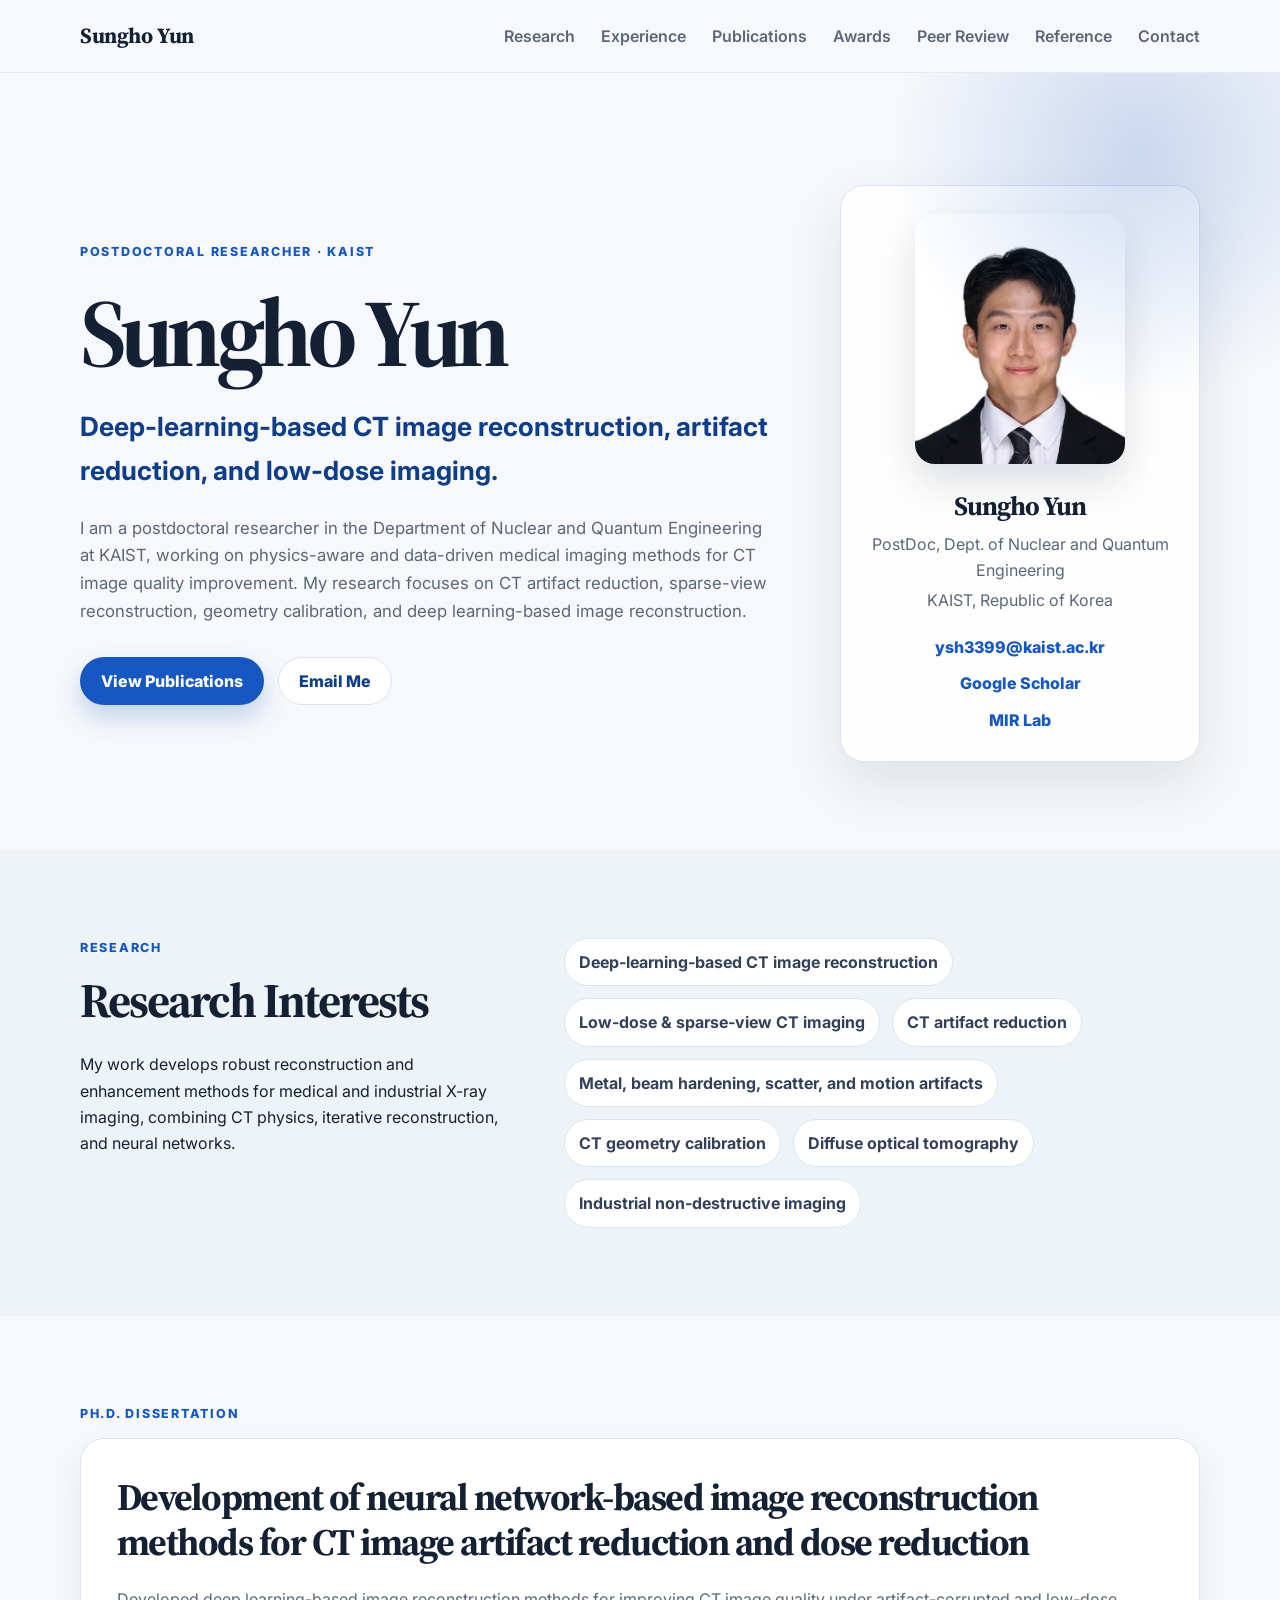
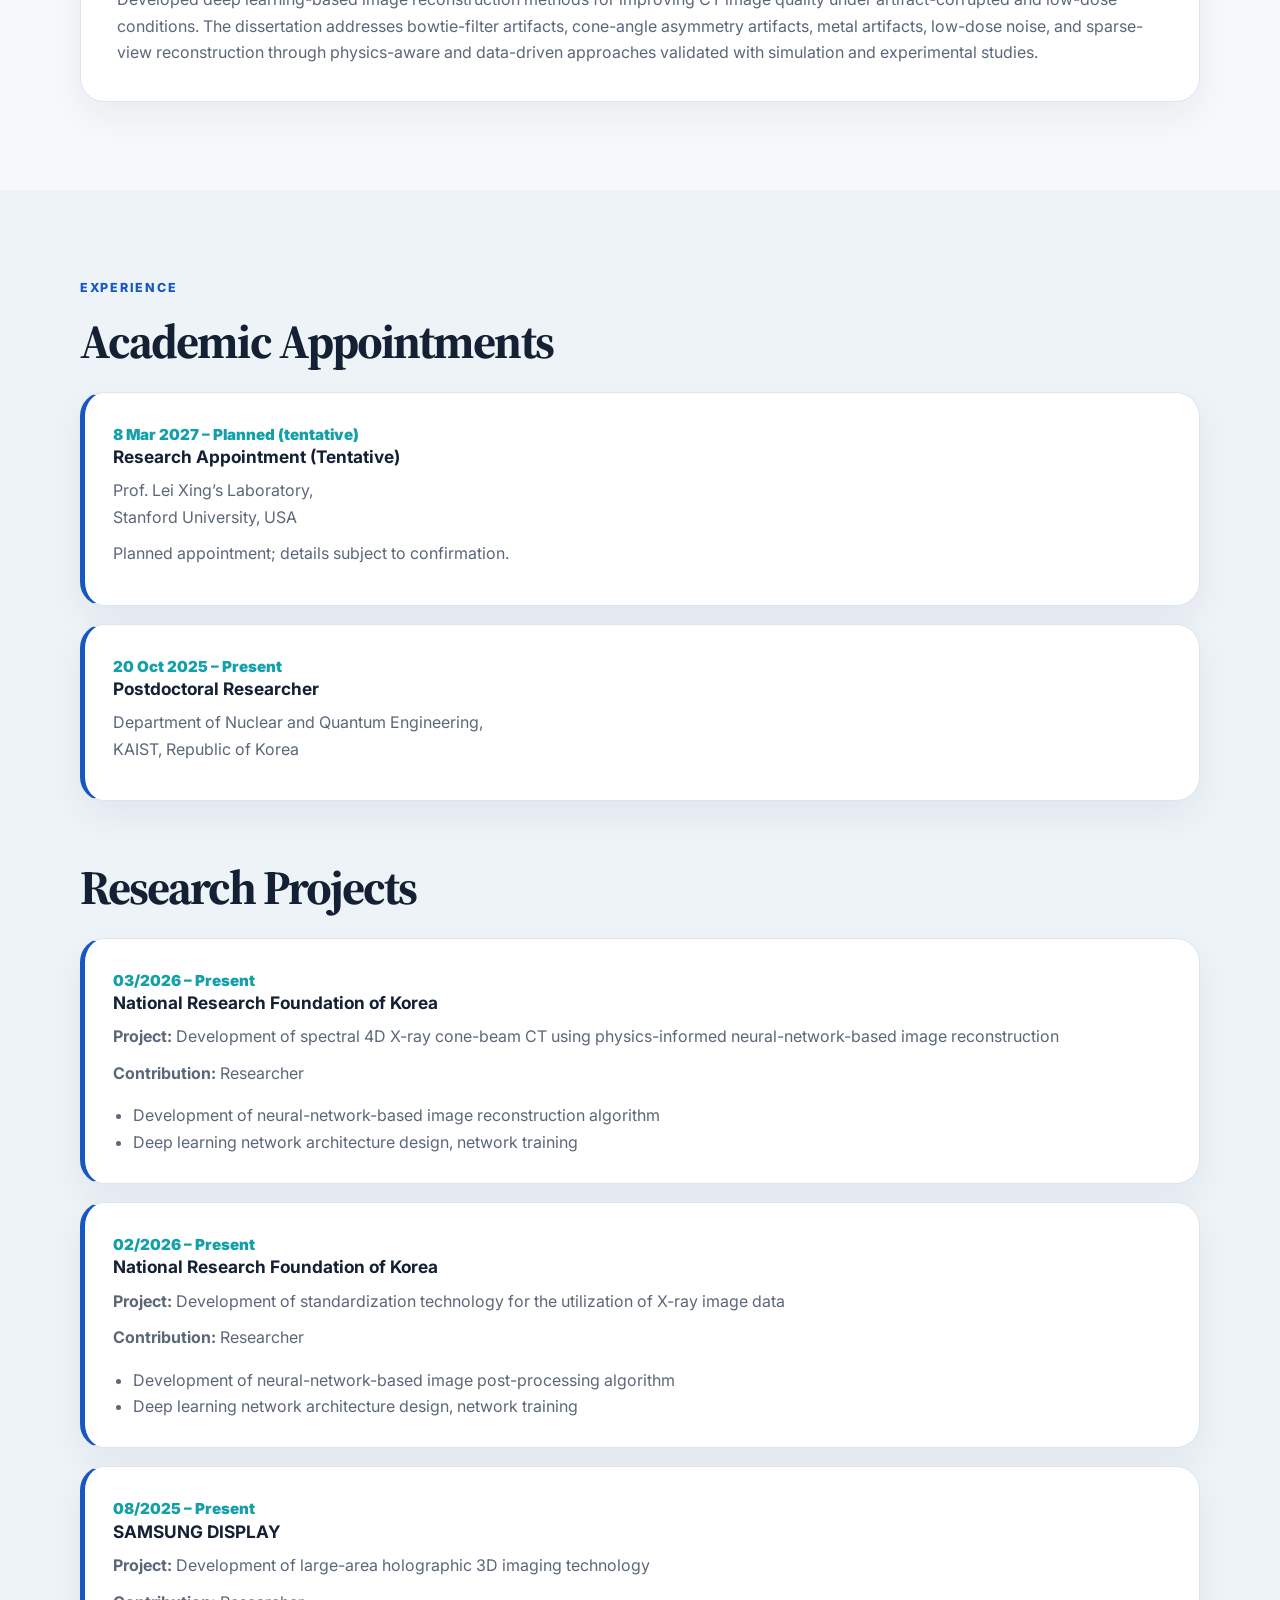
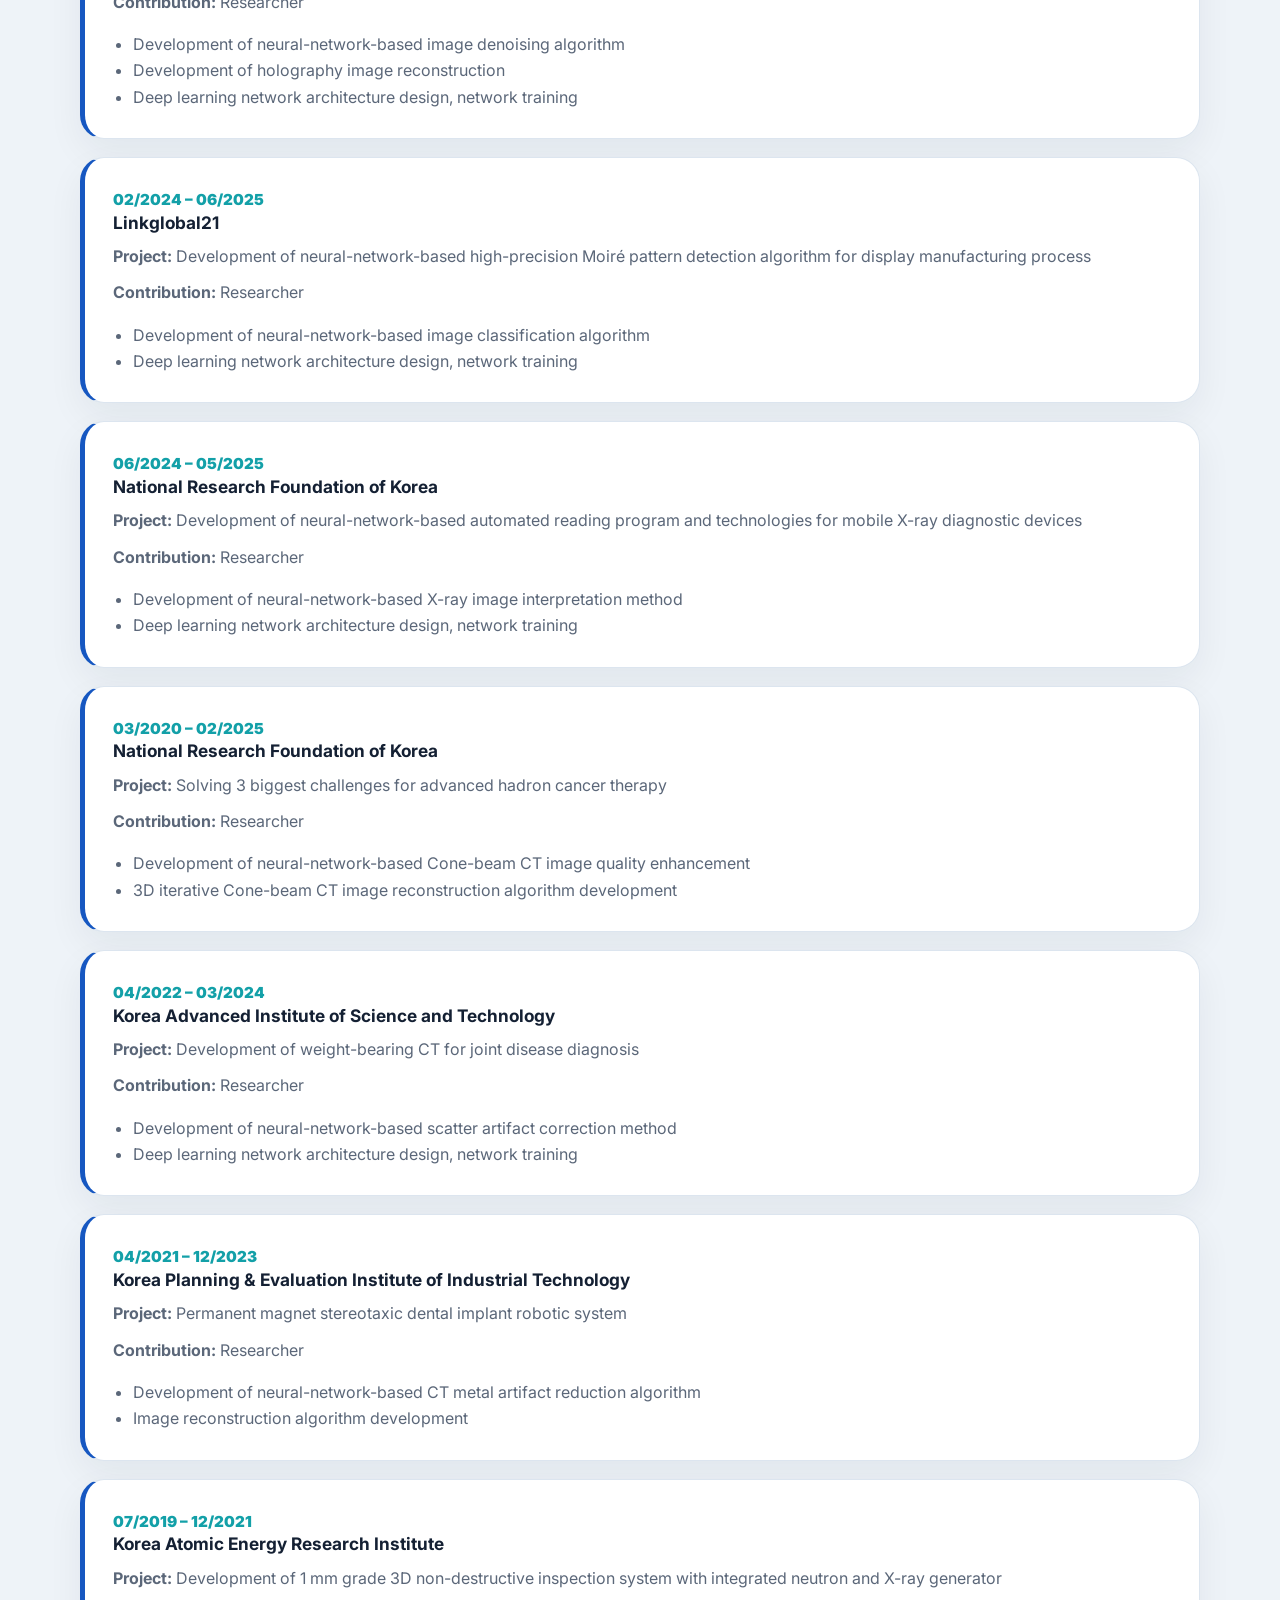
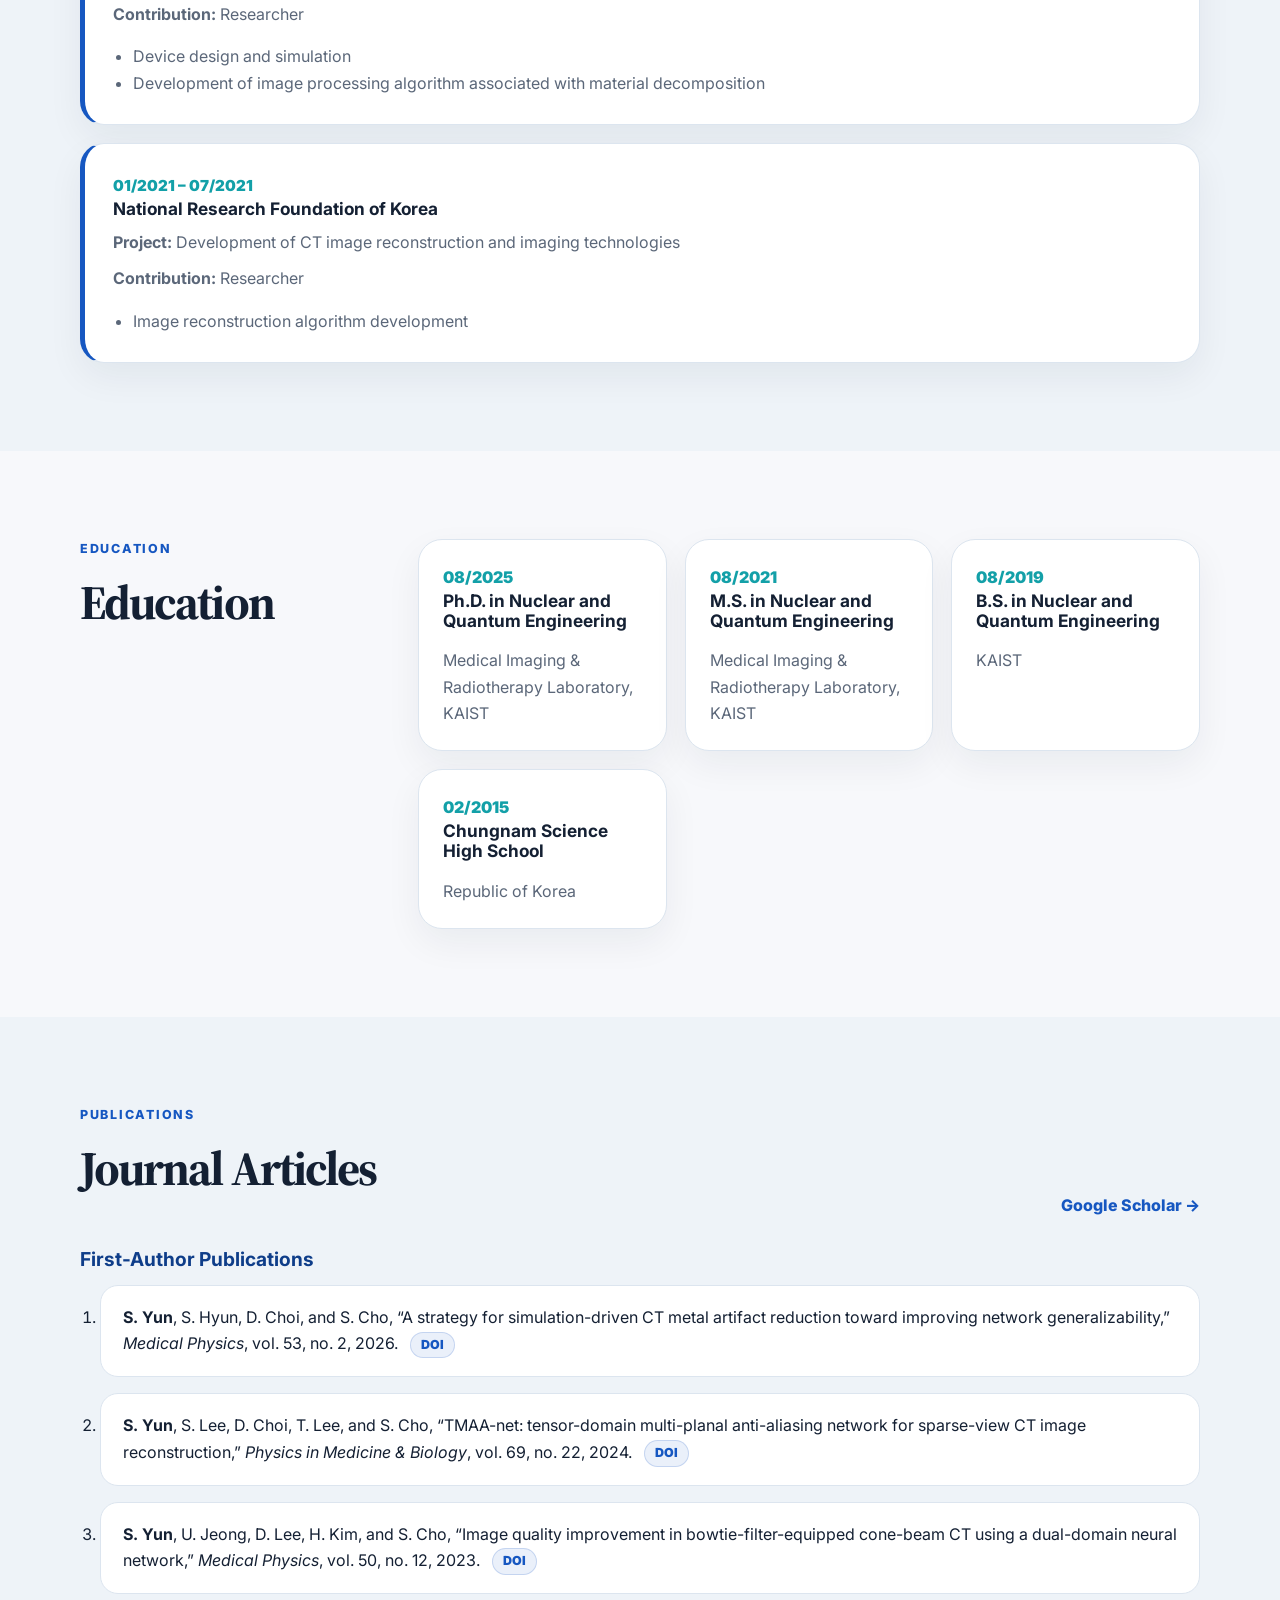
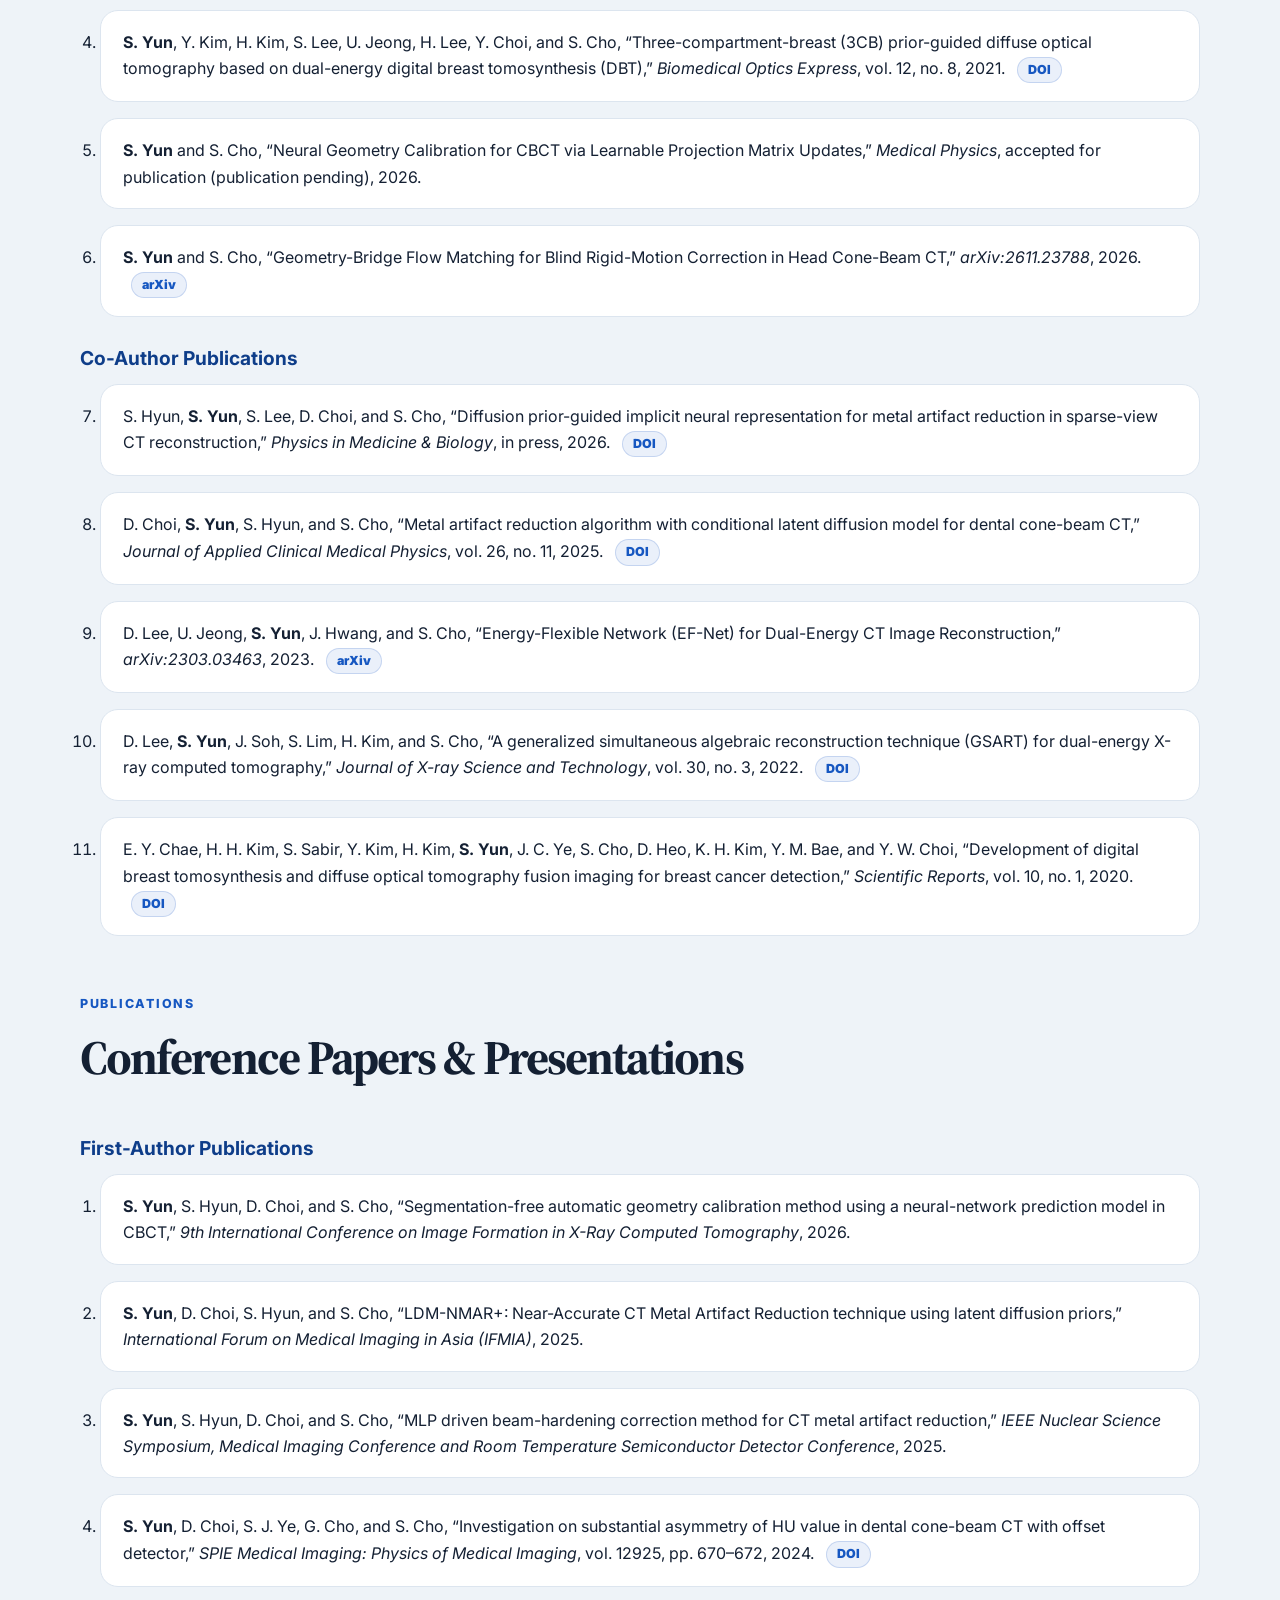
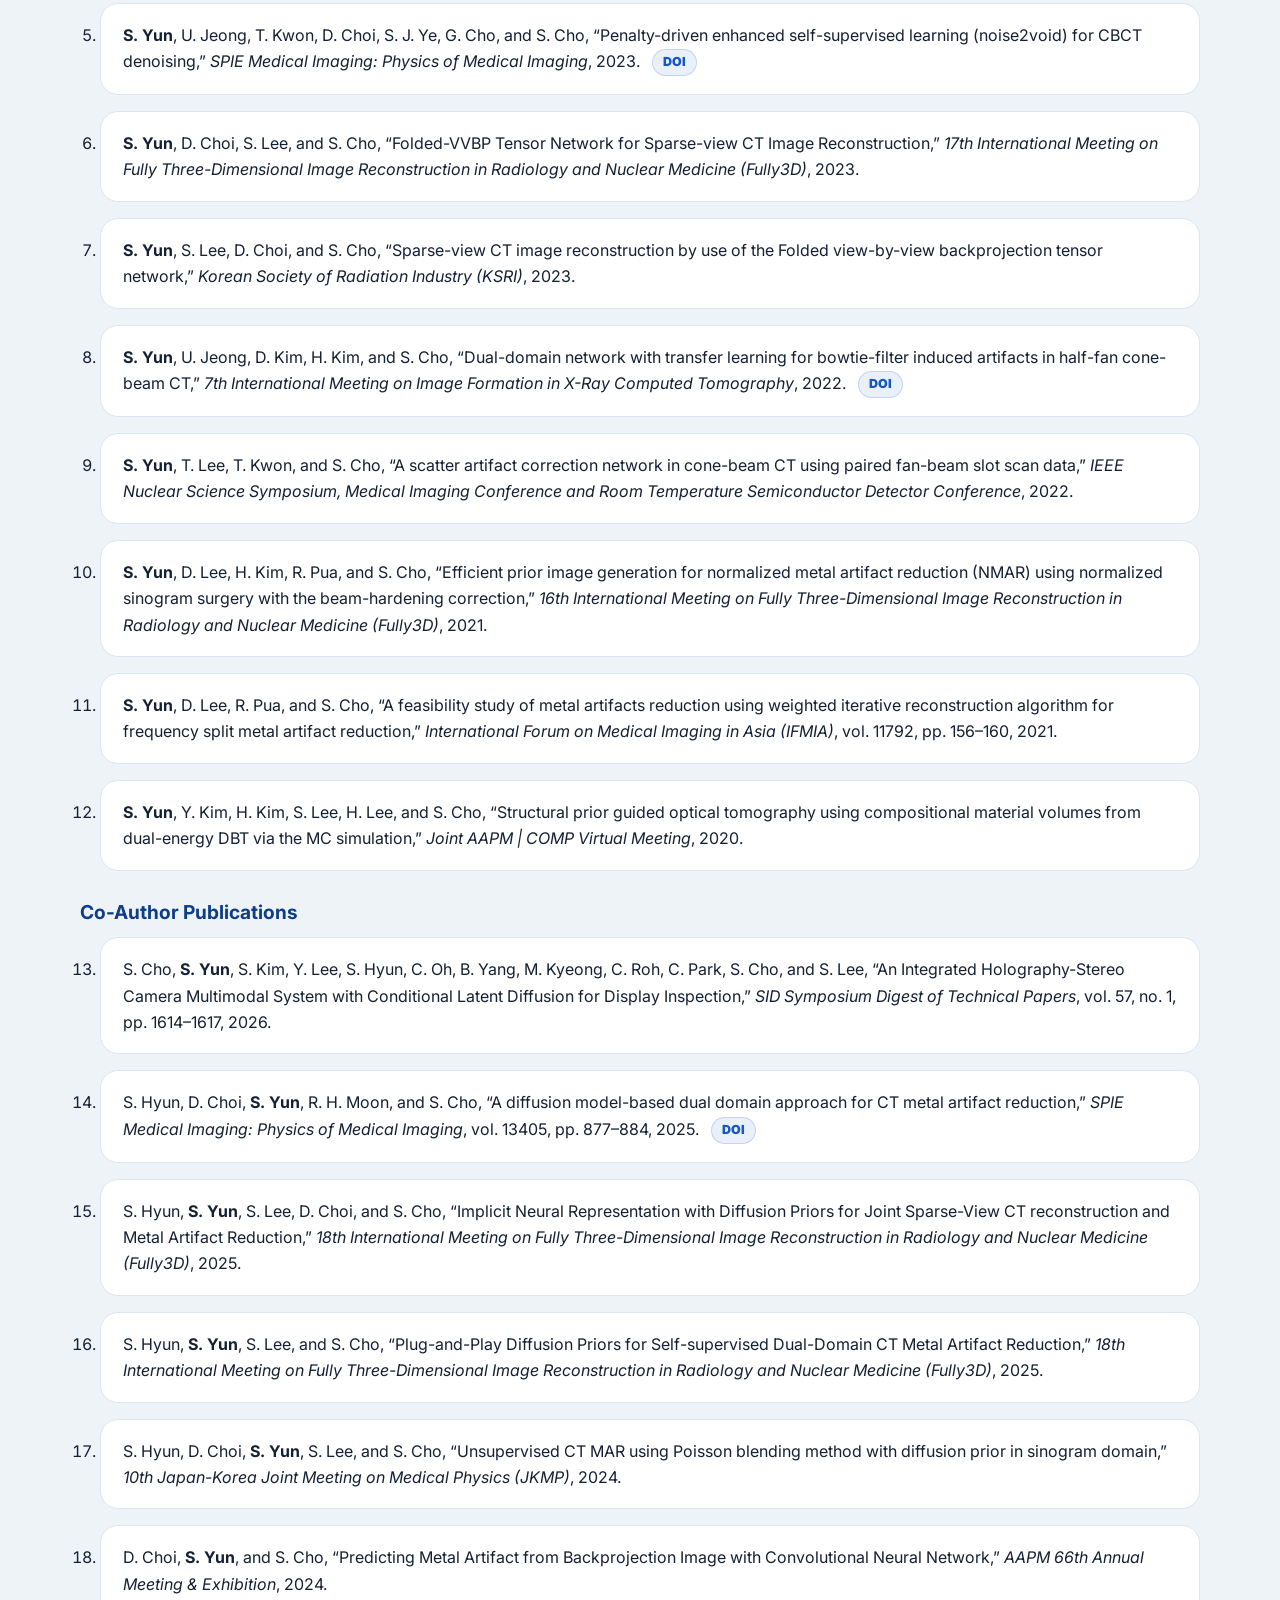
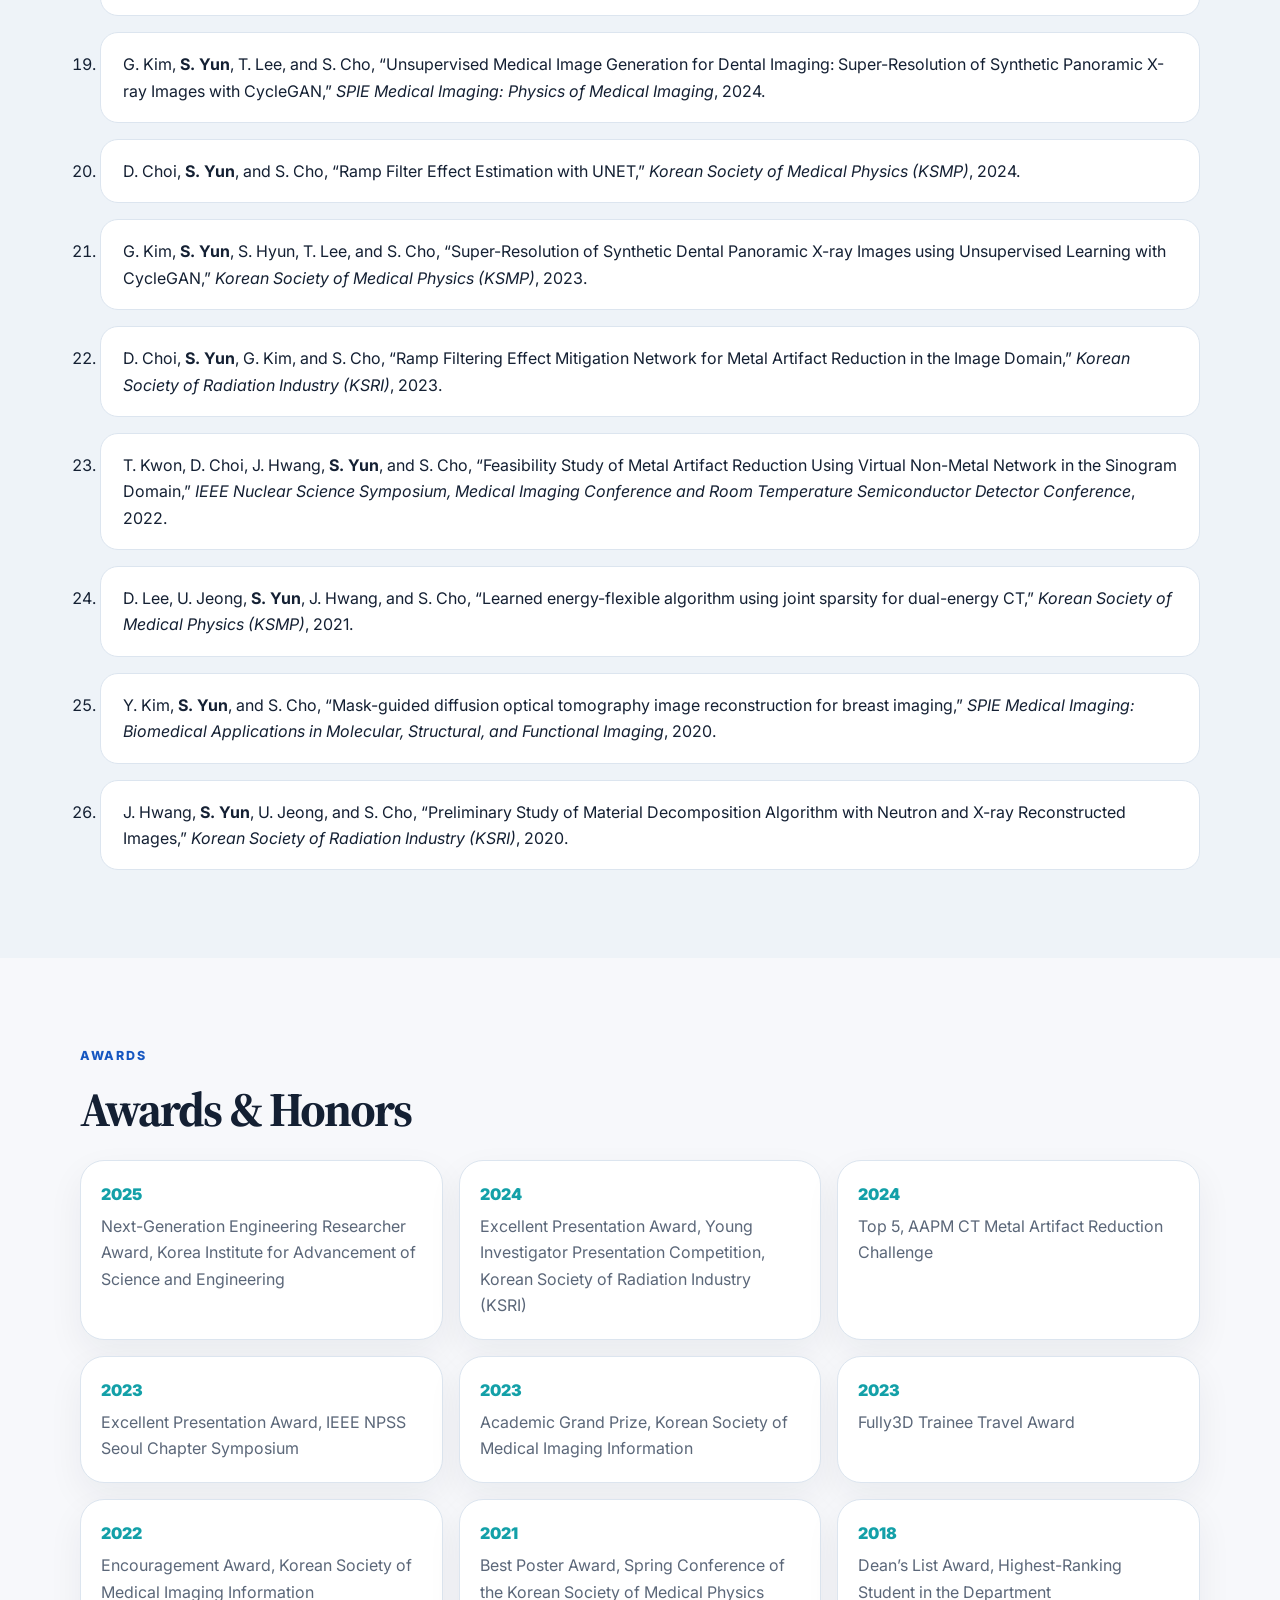
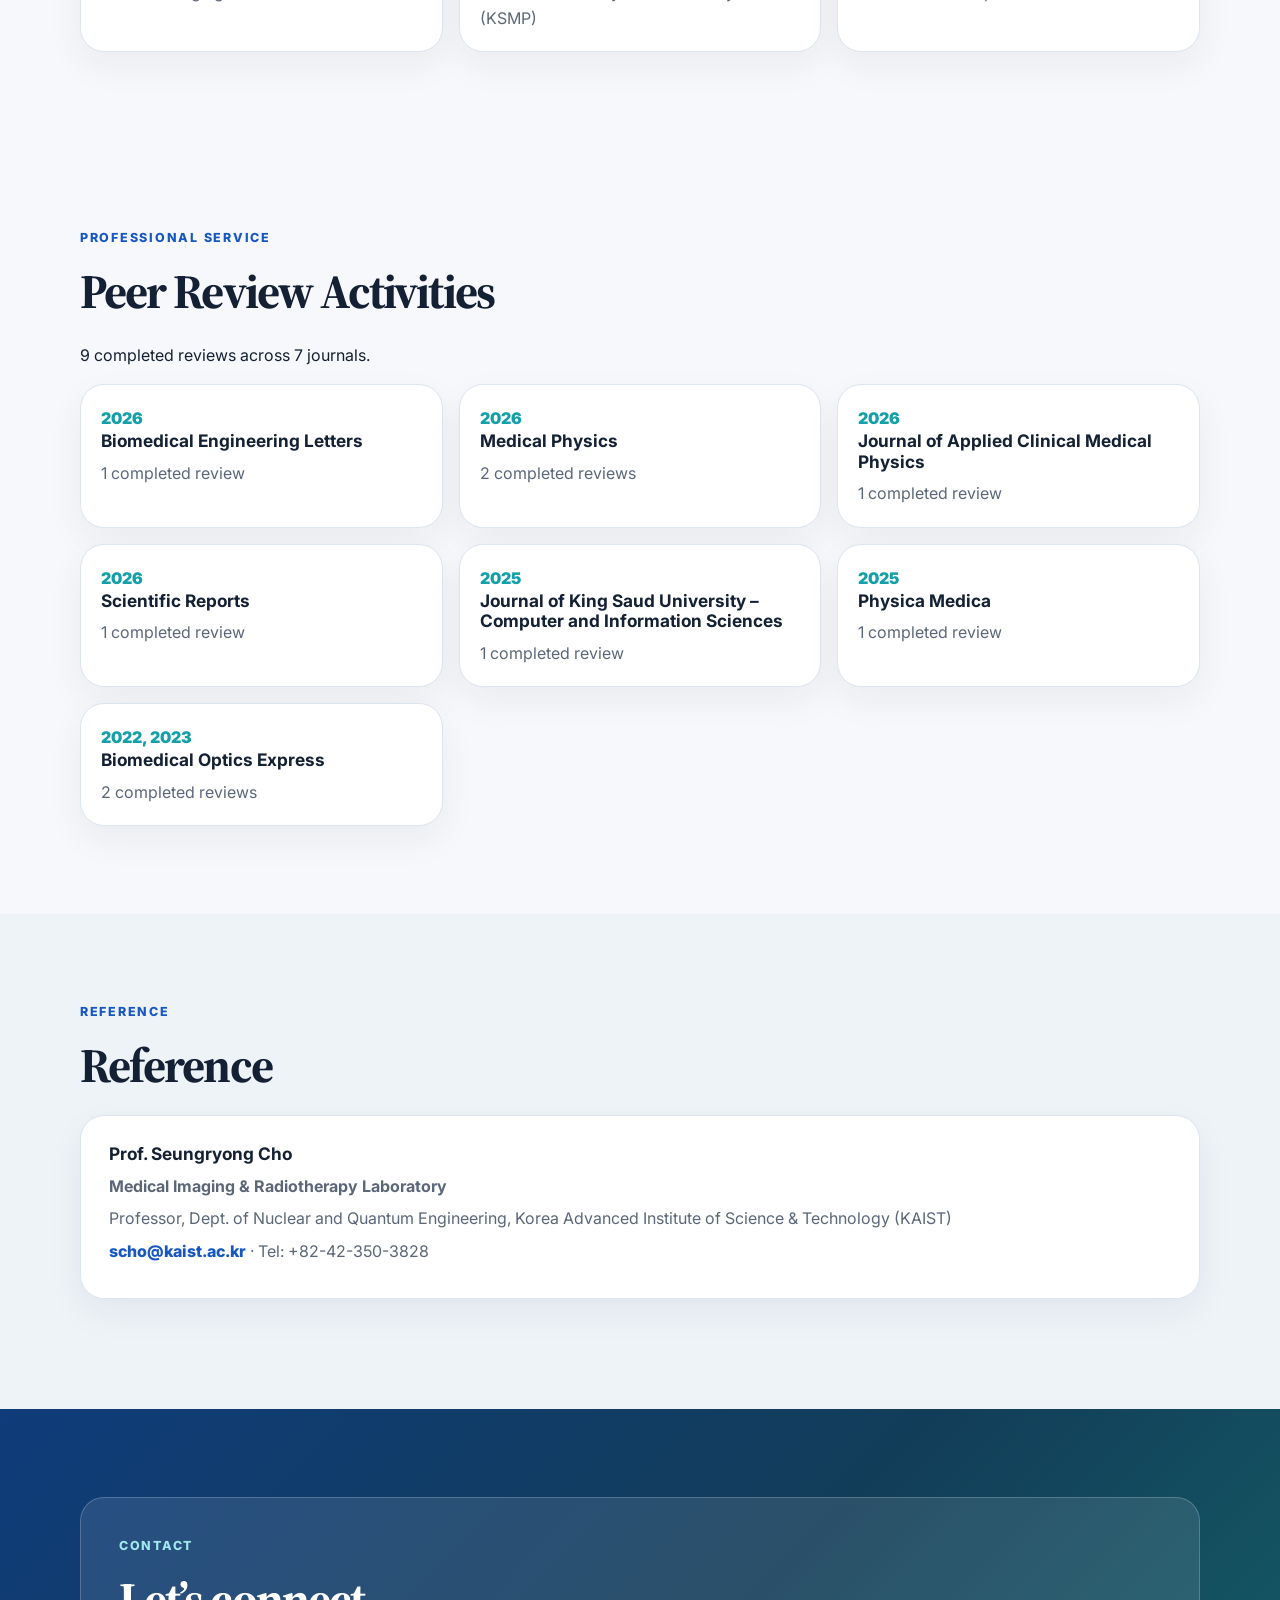
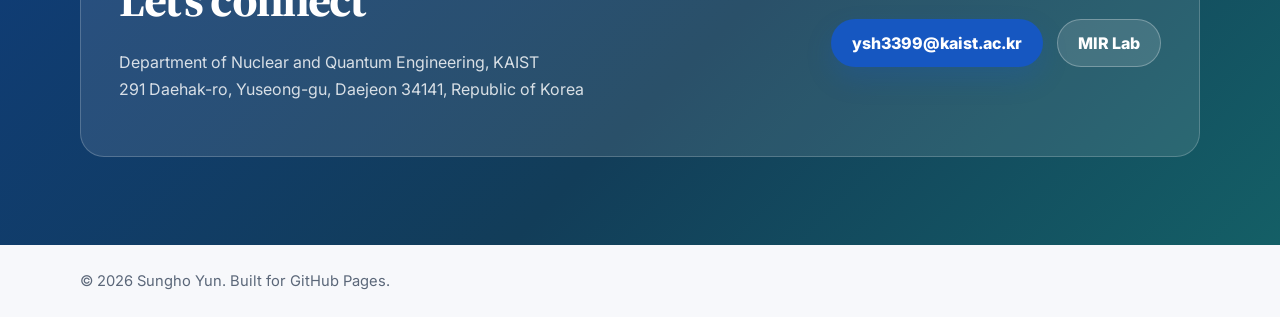
<file: index.html>
<!DOCTYPE html>
<html lang="en">
<head>
  <meta charset="UTF-8" />
  <meta name="viewport" content="width=device-width, initial-scale=1.0" />
  <meta name="description" content="Sungho Yun — Postdoctoral researcher in Deep-learning-based CT image reconstruction, artifact reduction, and low-dose CT imaging at KAIST." />
  <title>Sungho Yun | Medical Imaging & CT Reconstruction</title>
  <link rel="preconnect" href="https://fonts.googleapis.com">
  <link rel="preconnect" href="https://fonts.gstatic.com" crossorigin>
  <link href="https://fonts.googleapis.com/css2?family=Inter:wght@400;500;600;700;800&family=Source+Serif+4:wght@600;700&display=swap" rel="stylesheet">
  <link rel="stylesheet" href="style.css?v=ref-final" />
</head>
<body>
  <header class="site-header">
    <nav class="nav container" aria-label="Main navigation">
      <a class="brand" href="#top">Sungho Yun</a>
      <button class="nav-toggle" aria-label="Toggle navigation" aria-expanded="false">☰</button>
      <div class="nav-links">
        <a href="#research">Research</a>
        <a href="#experience">Experience</a>
        <a href="#publications">Publications</a>
        <a href="#awards">Awards</a>
        <a href="#peer-review">Peer Review</a>
        <a href="#reference">Reference</a>
        <a href="#contact">Contact</a>
      </div>
    </nav>
  </header>

  <main id="top">
    <section class="hero section">
      <div class="container hero-grid">
        <div class="hero-copy">
          <p class="eyebrow">Postdoctoral Researcher · KAIST</p>
          <h1>Sungho Yun</h1>
          <p class="subtitle">Deep-learning-based CT image reconstruction, artifact reduction, and low-dose imaging.</p>
          <p class="hero-text">
            I am a postdoctoral researcher in the Department of Nuclear and Quantum Engineering at KAIST,
            working on physics-aware and data-driven medical imaging methods for CT image quality improvement.
            My research focuses on CT artifact reduction, sparse-view reconstruction, geometry calibration,
            and deep learning-based image reconstruction.
          </p>
          <div class="hero-actions">
            <a class="button primary" href="#publications">View Publications</a>
            <a class="button secondary" href="mailto:ysh3399@kaist.ac.kr">Email Me</a>
          </div>
        </div>
        <aside class="profile-card" aria-label="Profile summary">
          <img src="assets/sungho-yun.jpg" alt="Portrait of Sungho Yun" />
          <h2>Sungho Yun</h2>
          <p>PostDoc, Dept. of Nuclear and Quantum Engineering</p>
          <p>KAIST, Republic of Korea</p>
          <div class="profile-links">
            <a href="mailto:ysh3399@kaist.ac.kr">ysh3399@kaist.ac.kr</a>
            <a href="https://scholar.google.com/citations?user=57SCuisAAAAJ&hl=ko" target="_blank" rel="noopener">Google Scholar</a>
            <a href="https://mirlab.kaist.ac.kr" target="_blank" rel="noopener">MIR Lab</a>
          </div>
        </aside>
      </div>
    </section>

    <section id="research" class="section muted">
      <div class="container two-column">
        <div>
          <p class="eyebrow">Research</p>
          <h2>Research Interests</h2>
          <p>
            My work develops robust reconstruction and enhancement methods for medical and industrial X-ray imaging,
            combining CT physics, iterative reconstruction, and neural networks.
          </p>
        </div>
        <div class="pill-grid">
          <span>Deep-learning-based CT image reconstruction</span>
          <span>Low-dose &amp; sparse-view CT imaging</span>
          <span>CT artifact reduction</span>
          <span>Metal, beam hardening, scatter, and motion artifacts</span>
          <span>CT geometry calibration</span>
          <span>Diffuse optical tomography</span>
          <span>Industrial non-destructive imaging</span>
        </div>
      </div>
    </section>

    <section class="section">
      <div class="container">
        <p class="eyebrow">Ph.D. Dissertation</p>
        <div class="feature-card">
          <h2>Development of neural network-based image reconstruction methods for CT image artifact reduction and dose reduction</h2>
          <p>
            Developed deep learning-based image reconstruction methods for improving CT image quality under
            artifact-corrupted and low-dose conditions. The dissertation addresses bowtie-filter artifacts,
            cone-angle asymmetry artifacts, metal artifacts, low-dose noise, and sparse-view reconstruction through
            physics-aware and data-driven approaches validated with simulation and experimental studies.
          </p>
        </div>
      </div>
    </section>

    <section id="experience" class="section muted">
      <div class="container">
        <p class="eyebrow">Experience</p>
        <h2>Academic Appointments</h2>
        <div class="timeline">
          <article>
            <span class="date"><time datetime="2027-03-08">8 Mar 2027</time> – Planned (tentative)</span>
            <h3>Research Appointment (Tentative)</h3>
            <p>Prof. Lei Xing’s Laboratory,<br>Stanford University, USA</p>
            <p>Planned appointment; details subject to confirmation.</p>
          </article>
          <article>
            <span class="date"><time datetime="2025-10-20">20 Oct 2025</time> – Present</span>
            <h3>Postdoctoral Researcher</h3>
            <p>Department of Nuclear and Quantum Engineering,<br>KAIST, Republic of Korea</p>
          </article>
        </div>
        <h2 class="publication-heading-spaced">Research Projects</h2>
        <div class="timeline">
          <article>
            <span class="date">03/2026 – Present</span>
            <h3>National Research Foundation of Korea</h3>
            <p><strong>Project:</strong> Development of spectral 4D X-ray cone-beam CT using physics-informed neural-network-based image reconstruction</p>
            <p><strong>Contribution:</strong> Researcher</p>
            <ul>
              <li>Development of neural-network-based image reconstruction algorithm</li>
              <li>Deep learning network architecture design, network training</li>
            </ul>
          </article>
          <article>
            <span class="date">02/2026 – Present</span>
            <h3>National Research Foundation of Korea</h3>
            <p><strong>Project:</strong> Development of standardization technology for the utilization of X-ray image data</p>
            <p><strong>Contribution:</strong> Researcher</p>
            <ul>
              <li>Development of neural-network-based image post-processing algorithm</li>
              <li>Deep learning network architecture design, network training</li>
            </ul>
          </article>
          <article>
            <span class="date">08/2025 – Present</span>
            <h3>SAMSUNG DISPLAY</h3>
            <p><strong>Project:</strong> Development of large-area holographic 3D imaging technology</p>
            <p><strong>Contribution:</strong> Researcher</p>
            <ul>
              <li>Development of neural-network-based image denoising algorithm</li>
              <li>Development of holography image reconstruction</li>
              <li>Deep learning network architecture design, network training</li>
            </ul>
          </article>
          <article>
            <span class="date">02/2024 – 06/2025</span>
            <h3>Linkglobal21</h3>
            <p><strong>Project:</strong> Development of neural-network-based high-precision Moiré pattern detection algorithm for display manufacturing process</p>
            <p><strong>Contribution:</strong> Researcher</p>
            <ul>
              <li>Development of neural-network-based image classification algorithm</li>
              <li>Deep learning network architecture design, network training</li>
            </ul>
          </article>
          <article>
            <span class="date">06/2024 – 05/2025</span>
            <h3>National Research Foundation of Korea</h3>
            <p><strong>Project:</strong> Development of neural-network-based automated reading program and technologies for mobile X-ray diagnostic devices</p>
            <p><strong>Contribution:</strong> Researcher</p>
            <ul>
              <li>Development of neural-network-based X-ray image interpretation method</li>
              <li>Deep learning network architecture design, network training</li>
            </ul>
          </article>
          <article>
            <span class="date">03/2020 – 02/2025</span>
            <h3>National Research Foundation of Korea</h3>
            <p><strong>Project:</strong> Solving 3 biggest challenges for advanced hadron cancer therapy</p>
            <p><strong>Contribution:</strong> Researcher</p>
            <ul>
              <li>Development of neural-network-based Cone-beam CT image quality enhancement</li>
              <li>3D iterative Cone-beam CT image reconstruction algorithm development</li>
            </ul>
          </article>
          <article>
            <span class="date">04/2022 – 03/2024</span>
            <h3>Korea Advanced Institute of Science and Technology</h3>
            <p><strong>Project:</strong> Development of weight-bearing CT for joint disease diagnosis</p>
            <p><strong>Contribution:</strong> Researcher</p>
            <ul>
              <li>Development of neural-network-based scatter artifact correction method</li>
              <li>Deep learning network architecture design, network training</li>
            </ul>
          </article>
          <article>
            <span class="date">04/2021 – 12/2023</span>
            <h3>Korea Planning &amp; Evaluation Institute of Industrial Technology</h3>
            <p><strong>Project:</strong> Permanent magnet stereotaxic dental implant robotic system</p>
            <p><strong>Contribution:</strong> Researcher</p>
            <ul>
              <li>Development of neural-network-based CT metal artifact reduction algorithm</li>
              <li>Image reconstruction algorithm development</li>
            </ul>
          </article>
          <article>
            <span class="date">07/2019 – 12/2021</span>
            <h3>Korea Atomic Energy Research Institute</h3>
            <p><strong>Project:</strong> Development of 1 mm grade 3D non-destructive inspection system with integrated neutron and X-ray generator</p>
            <p><strong>Contribution:</strong> Researcher</p>
            <ul>
              <li>Device design and simulation</li>
              <li>Development of image processing algorithm associated with material decomposition</li>
            </ul>
          </article>
          <article>
            <span class="date">01/2021 – 07/2021</span>
            <h3>National Research Foundation of Korea</h3>
            <p><strong>Project:</strong> Development of CT image reconstruction and imaging technologies</p>
            <p><strong>Contribution:</strong> Researcher</p>
            <ul>
              <li>Image reconstruction algorithm development</li>
            </ul>
          </article>
        </div>
      </div>
    </section>

    <section class="section">
      <div class="container education-grid">
        <div>
          <p class="eyebrow">Education</p>
          <h2>Education</h2>
        </div>
        <div class="cards">
          <article class="small-card">
            <span>08/2025</span>
            <h3>Ph.D. in Nuclear and Quantum Engineering</h3>
            <p>Medical Imaging &amp; Radiotherapy Laboratory, KAIST</p>
          </article>
          <article class="small-card">
            <span>08/2021</span>
            <h3>M.S. in Nuclear and Quantum Engineering</h3>
            <p>Medical Imaging &amp; Radiotherapy Laboratory, KAIST</p>
          </article>
          <article class="small-card">
            <span>08/2019</span>
            <h3>B.S. in Nuclear and Quantum Engineering</h3>
            <p>KAIST</p>
          </article>
          <article class="small-card">
            <span>02/2015</span>
            <h3>Chungnam Science High School</h3>
            <p>Republic of Korea</p>
          </article>
        </div>
      </div>
    </section>

    <section id="publications" class="section muted">
      <div class="container">
        <div class="section-heading">
          <div>
            <p class="eyebrow">Publications</p>
            <h2>Journal Articles</h2>
          </div>
          <a class="text-link" href="https://scholar.google.com/citations?user=57SCuisAAAAJ&hl=ko" target="_blank" rel="noopener">Google Scholar →</a>
        </div>

        <h3 class="subsection-title">First-Author Publications</h3>
        <ol class="publication-list">
          <li><strong>S. Yun</strong>, S. Hyun, D. Choi, and S. Cho, “A strategy for simulation-driven CT metal artifact reduction toward improving network generalizability,” <em>Medical Physics</em>, vol. 53, no. 2, 2026. <a class="doi-link" href="https://doi.org/10.1002/mp.70336" target="_blank" rel="noopener">DOI</a></li>
          <li><strong>S. Yun</strong>, S. Lee, D. Choi, T. Lee, and S. Cho, “TMAA-net: tensor-domain multi-planal anti-aliasing network for sparse-view CT image reconstruction,” <em>Physics in Medicine &amp; Biology</em>, vol. 69, no. 22, 2024. <a class="doi-link" href="https://doi.org/10.1088/1361-6560/ad8da2" target="_blank" rel="noopener">DOI</a></li>
          <li><strong>S. Yun</strong>, U. Jeong, D. Lee, H. Kim, and S. Cho, “Image quality improvement in bowtie-filter-equipped cone-beam CT using a dual-domain neural network,” <em>Medical Physics</em>, vol. 50, no. 12, 2023. <a class="doi-link" href="https://doi.org/10.1002/mp.16693" target="_blank" rel="noopener">DOI</a></li>
          <li><strong>S. Yun</strong>, Y. Kim, H. Kim, S. Lee, U. Jeong, H. Lee, Y. Choi, and S. Cho, “Three-compartment-breast (3CB) prior-guided diffuse optical tomography based on dual-energy digital breast tomosynthesis (DBT),” <em>Biomedical Optics Express</em>, vol. 12, no. 8, 2021. <a class="doi-link" href="https://doi.org/10.1364/BOE.431244" target="_blank" rel="noopener">DOI</a></li>
          <li><strong>S. Yun</strong> and S. Cho, “Neural Geometry Calibration for CBCT via Learnable Projection Matrix Updates,” <em>Medical Physics</em>, accepted for publication (publication pending), 2026.</li>
          <li><strong>S. Yun</strong> and S. Cho, “Geometry-Bridge Flow Matching for Blind Rigid-Motion Correction in Head Cone-Beam CT,” <em>arXiv:2611.23788</em>, 2026. <a class="doi-link" href="https://arxiv.org/abs/2611.23788" target="_blank" rel="noopener">arXiv</a></li>
        </ol>

        <h3 class="subsection-title">Co-Author Publications</h3>
        <ol class="publication-list" start="7">
          <li>S. Hyun, <strong>S. Yun</strong>, S. Lee, D. Choi, and S. Cho, “Diffusion prior-guided implicit neural representation for metal artifact reduction in sparse-view CT reconstruction,” <em>Physics in Medicine &amp; Biology</em>, in press, 2026. <a class="doi-link" href="https://doi.org/10.1088/1361-6560/ae6a5a" target="_blank" rel="noopener">DOI</a></li>
          <li>D. Choi, <strong>S. Yun</strong>, S. Hyun, and S. Cho, “Metal artifact reduction algorithm with conditional latent diffusion model for dental cone-beam CT,” <em>Journal of Applied Clinical Medical Physics</em>, vol. 26, no. 11, 2025. <a class="doi-link" href="https://doi.org/10.1002/acm2.70317" target="_blank" rel="noopener">DOI</a></li>
          <li>D. Lee, U. Jeong, <strong>S. Yun</strong>, J. Hwang, and S. Cho, “Energy-Flexible Network (EF-Net) for Dual-Energy CT Image Reconstruction,” <em>arXiv:2303.03463</em>, 2023. <a class="doi-link" href="https://arxiv.org/abs/2303.03463" target="_blank" rel="noopener">arXiv</a></li>
          <li>D. Lee, <strong>S. Yun</strong>, J. Soh, S. Lim, H. Kim, and S. Cho, “A generalized simultaneous algebraic reconstruction technique (GSART) for dual-energy X-ray computed tomography,” <em>Journal of X-ray Science and Technology</em>, vol. 30, no. 3, 2022. <a class="doi-link" href="https://journals.sagepub.com/doi/full/10.3233/XST-211054" target="_blank" rel="noopener">DOI</a></li>
          <li>E. Y. Chae, H. H. Kim, S. Sabir, Y. Kim, H. Kim, <strong>S. Yun</strong>, J. C. Ye, S. Cho, D. Heo, K. H. Kim, Y. M. Bae, and Y. W. Choi, “Development of digital breast tomosynthesis and diffuse optical tomography fusion imaging for breast cancer detection,” <em>Scientific Reports</em>, vol. 10, no. 1, 2020. <a class="doi-link" href="https://doi.org/10.1038/s41598-020-70103-0" target="_blank" rel="noopener">DOI</a></li>
        </ol>

        <div class="section-heading publication-heading-spaced">
          <div>
            <p class="eyebrow">Publications</p>
            <h2>Conference Papers &amp; Presentations</h2>
          </div>
        </div>

        <h3 class="subsection-title">First-Author Publications</h3>
        <ol class="publication-list">
          <li><strong>S. Yun</strong>, S. Hyun, D. Choi, and S. Cho, “Segmentation-free automatic geometry calibration method using a neural-network prediction model in CBCT,” <em>9th International Conference on Image Formation in X-Ray Computed Tomography</em>, 2026.</li>
          <li><strong>S. Yun</strong>, D. Choi, S. Hyun, and S. Cho, “LDM-NMAR+: Near-Accurate CT Metal Artifact Reduction technique using latent diffusion priors,” <em>International Forum on Medical Imaging in Asia (IFMIA)</em>, 2025.</li>
          <li><strong>S. Yun</strong>, S. Hyun, D. Choi, and S. Cho, “MLP driven beam-hardening correction method for CT metal artifact reduction,” <em>IEEE Nuclear Science Symposium, Medical Imaging Conference and Room Temperature Semiconductor Detector Conference</em>, 2025.</li>
          <li><strong>S. Yun</strong>, D. Choi, S. J. Ye, G. Cho, and S. Cho, “Investigation on substantial asymmetry of HU value in dental cone-beam CT with offset detector,” <em>SPIE Medical Imaging: Physics of Medical Imaging</em>, vol. 12925, pp. 670–672, 2024. <a class="doi-link" href="https://doi.org/10.1117/12.3006338" target="_blank" rel="noopener">DOI</a></li>
          <li><strong>S. Yun</strong>, U. Jeong, T. Kwon, D. Choi, S. J. Ye, G. Cho, and S. Cho, “Penalty-driven enhanced self-supervised learning (noise2void) for CBCT denoising,” <em>SPIE Medical Imaging: Physics of Medical Imaging</em>, 2023. <a class="doi-link" href="https://doi.org/10.1117/12.2652826" target="_blank" rel="noopener">DOI</a></li>
          <li><strong>S. Yun</strong>, D. Choi, S. Lee, and S. Cho, “Folded-VVBP Tensor Network for Sparse-view CT Image Reconstruction,” <em>17th International Meeting on Fully Three-Dimensional Image Reconstruction in Radiology and Nuclear Medicine (Fully3D)</em>, 2023.</li>
          <li><strong>S. Yun</strong>, S. Lee, D. Choi, and S. Cho, “Sparse-view CT image reconstruction by use of the Folded view-by-view backprojection tensor network,” <em>Korean Society of Radiation Industry (KSRI)</em>, 2023.</li>
          <li><strong>S. Yun</strong>, U. Jeong, D. Kim, H. Kim, and S. Cho, “Dual-domain network with transfer learning for bowtie-filter induced artifacts in half-fan cone-beam CT,” <em>7th International Meeting on Image Formation in X-Ray Computed Tomography</em>, 2022. <a class="doi-link" href="https://doi.org/10.1117/12.2646923" target="_blank" rel="noopener">DOI</a></li>
          <li><strong>S. Yun</strong>, T. Lee, T. Kwon, and S. Cho, “A scatter artifact correction network in cone-beam CT using paired fan-beam slot scan data,” <em>IEEE Nuclear Science Symposium, Medical Imaging Conference and Room Temperature Semiconductor Detector Conference</em>, 2022.</li>
          <li><strong>S. Yun</strong>, D. Lee, H. Kim, R. Pua, and S. Cho, “Efficient prior image generation for normalized metal artifact reduction (NMAR) using normalized sinogram surgery with the beam-hardening correction,” <em>16th International Meeting on Fully Three-Dimensional Image Reconstruction in Radiology and Nuclear Medicine (Fully3D)</em>, 2021.</li>
          <li><strong>S. Yun</strong>, D. Lee, R. Pua, and S. Cho, “A feasibility study of metal artifacts reduction using weighted iterative reconstruction algorithm for frequency split metal artifact reduction,” <em>International Forum on Medical Imaging in Asia (IFMIA)</em>, vol. 11792, pp. 156–160, 2021.</li>
          <li><strong>S. Yun</strong>, Y. Kim, H. Kim, S. Lee, H. Lee, and S. Cho, “Structural prior guided optical tomography using compositional material volumes from dual-energy DBT via the MC simulation,” <em>Joint AAPM | COMP Virtual Meeting</em>, 2020.</li>
        </ol>

        <h3 class="subsection-title">Co-Author Publications</h3>
        <ol class="publication-list" start="13">
          <li>S. Cho, <strong>S. Yun</strong>, S. Kim, Y. Lee, S. Hyun, C. Oh, B. Yang, M. Kyeong, C. Roh, C. Park, S. Cho, and S. Lee, “An Integrated Holography-Stereo Camera Multimodal System with Conditional Latent Diffusion for Display Inspection,” <em>SID Symposium Digest of Technical Papers</em>, vol. 57, no. 1, pp. 1614–1617, 2026.</li>
          <li>S. Hyun, D. Choi, <strong>S. Yun</strong>, R. H. Moon, and S. Cho, “A diffusion model-based dual domain approach for CT metal artifact reduction,” <em>SPIE Medical Imaging: Physics of Medical Imaging</em>, vol. 13405, pp. 877–884, 2025. <a class="doi-link" href="https://doi.org/10.1117/12.3046879" target="_blank" rel="noopener">DOI</a></li>
          <li>S. Hyun, <strong>S. Yun</strong>, S. Lee, D. Choi, and S. Cho, “Implicit Neural Representation with Diffusion Priors for Joint Sparse-View CT reconstruction and Metal Artifact Reduction,” <em>18th International Meeting on Fully Three-Dimensional Image Reconstruction in Radiology and Nuclear Medicine (Fully3D)</em>, 2025.</li>
          <li>S. Hyun, <strong>S. Yun</strong>, S. Lee, and S. Cho, “Plug-and-Play Diffusion Priors for Self-supervised Dual-Domain CT Metal Artifact Reduction,” <em>18th International Meeting on Fully Three-Dimensional Image Reconstruction in Radiology and Nuclear Medicine (Fully3D)</em>, 2025.</li>
          <li>S. Hyun, D. Choi, <strong>S. Yun</strong>, S. Lee, and S. Cho, “Unsupervised CT MAR using Poisson blending method with diffusion prior in sinogram domain,” <em>10th Japan-Korea Joint Meeting on Medical Physics (JKMP)</em>, 2024.</li>
          <li>D. Choi, <strong>S. Yun</strong>, and S. Cho, “Predicting Metal Artifact from Backprojection Image with Convolutional Neural Network,” <em>AAPM 66th Annual Meeting &amp; Exhibition</em>, 2024.</li>
          <li>G. Kim, <strong>S. Yun</strong>, T. Lee, and S. Cho, “Unsupervised Medical Image Generation for Dental Imaging: Super-Resolution of Synthetic Panoramic X-ray Images with CycleGAN,” <em>SPIE Medical Imaging: Physics of Medical Imaging</em>, 2024.</li>
          <li>D. Choi, <strong>S. Yun</strong>, and S. Cho, “Ramp Filter Effect Estimation with UNET,” <em>Korean Society of Medical Physics (KSMP)</em>, 2024.</li>
          <li>G. Kim, <strong>S. Yun</strong>, S. Hyun, T. Lee, and S. Cho, “Super-Resolution of Synthetic Dental Panoramic X-ray Images using Unsupervised Learning with CycleGAN,” <em>Korean Society of Medical Physics (KSMP)</em>, 2023.</li>
          <li>D. Choi, <strong>S. Yun</strong>, G. Kim, and S. Cho, “Ramp Filtering Effect Mitigation Network for Metal Artifact Reduction in the Image Domain,” <em>Korean Society of Radiation Industry (KSRI)</em>, 2023.</li>
          <li>T. Kwon, D. Choi, J. Hwang, <strong>S. Yun</strong>, and S. Cho, “Feasibility Study of Metal Artifact Reduction Using Virtual Non-Metal Network in the Sinogram Domain,” <em>IEEE Nuclear Science Symposium, Medical Imaging Conference and Room Temperature Semiconductor Detector Conference</em>, 2022.</li>
          <li>D. Lee, U. Jeong, <strong>S. Yun</strong>, J. Hwang, and S. Cho, “Learned energy-flexible algorithm using joint sparsity for dual-energy CT,” <em>Korean Society of Medical Physics (KSMP)</em>, 2021.</li>
          <li>Y. Kim, <strong>S. Yun</strong>, and S. Cho, “Mask-guided diffusion optical tomography image reconstruction for breast imaging,” <em>SPIE Medical Imaging: Biomedical Applications in Molecular, Structural, and Functional Imaging</em>, 2020.</li>
          <li>J. Hwang, <strong>S. Yun</strong>, U. Jeong, and S. Cho, “Preliminary Study of Material Decomposition Algorithm with Neutron and X-ray Reconstructed Images,” <em>Korean Society of Radiation Industry (KSRI)</em>, 2020.</li>
        </ol>
      </div>
    </section>

    <section id="awards" class="section">
      <div class="container">
        <p class="eyebrow">Awards</p>
        <h2>Awards &amp; Honors</h2>
        <div class="award-grid">
          <article><span>2025</span><p>Next-Generation Engineering Researcher Award, Korea Institute for Advancement of Science and Engineering</p></article>
          <article><span>2024</span><p>Excellent Presentation Award, Young Investigator Presentation Competition, Korean Society of Radiation Industry (KSRI)</p></article>
          <article><span>2024</span><p>Top 5, AAPM CT Metal Artifact Reduction Challenge</p></article>
          <article><span>2023</span><p>Excellent Presentation Award, IEEE NPSS Seoul Chapter Symposium</p></article>
          <article><span>2023</span><p>Academic Grand Prize, Korean Society of Medical Imaging Information</p></article>
          <article><span>2023</span><p>Fully3D Trainee Travel Award</p></article>
          <article><span>2022</span><p>Encouragement Award, Korean Society of Medical Imaging Information</p></article>
          <article><span>2021</span><p>Best Poster Award, Spring Conference of the Korean Society of Medical Physics (KSMP)</p></article>
          <article><span>2018</span><p>Dean’s List Award, Highest-Ranking Student in the Department</p></article>
        </div>
      </div>
    </section>

    <section id="peer-review" class="section">
      <div class="container">
        <p class="eyebrow">Professional Service</p>
        <h2>Peer Review Activities</h2>
        <p>9 completed reviews across 7 journals.</p>
        <div class="award-grid">
          <article>
            <span>2026</span>
            <h3>Biomedical Engineering Letters</h3>
            <p>1 completed review</p>
          </article>
          <article>
            <span>2026</span>
            <h3>Medical Physics</h3>
            <p>2 completed reviews</p>
          </article>
          <article>
            <span>2026</span>
            <h3>Journal of Applied Clinical Medical Physics</h3>
            <p>1 completed review</p>
          </article>
          <article>
            <span>2026</span>
            <h3>Scientific Reports</h3>
            <p>1 completed review</p>
          </article>
          <article>
            <span>2025</span>
            <h3>Journal of King Saud University – Computer and Information Sciences</h3>
            <p>1 completed review</p>
          </article>
          <article>
            <span>2025</span>
            <h3>Physica Medica</h3>
            <p>1 completed review</p>
          </article>
          <article>
            <span>2022, 2023</span>
            <h3>Biomedical Optics Express</h3>
            <p>2 completed reviews</p>
          </article>
        </div>
      </div>
    </section>

    <section id="reference" class="section muted">
      <div class="container">
        <p class="eyebrow">Reference</p>
        <h2>Reference</h2>
        <div class="reference-card reference-card-wide">
          <h3>Prof. Seungryong Cho</h3>
          <p><strong>Medical Imaging &amp; Radiotherapy Laboratory</strong></p>
          <p>Professor, Dept. of Nuclear and Quantum Engineering, Korea Advanced Institute of Science &amp; Technology (KAIST)</p>
          <p><a class="text-link" href="mailto:scho@kaist.ac.kr">scho@kaist.ac.kr</a> · Tel: +82-42-350-3828</p>
        </div>
      </div>
    </section>

    <section id="contact" class="section contact-section">
      <div class="container contact-card">
        <div>
          <p class="eyebrow">Contact</p>
          <h2>Let’s connect</h2>
          <p>
            Department of Nuclear and Quantum Engineering, KAIST<br>
            291 Daehak-ro, Yuseong-gu, Daejeon 34141, Republic of Korea
          </p>
        </div>
        <div class="contact-actions">
          <a class="button primary" href="mailto:ysh3399@kaist.ac.kr">ysh3399@kaist.ac.kr</a>
          <a class="button secondary" href="https://mirlab.kaist.ac.kr" target="_blank" rel="noopener">MIR Lab</a>
        </div>
      </div>
    </section>
  </main>

  <footer class="footer">
    <div class="container">
      <p>© <span id="year"></span> Sungho Yun. Built for GitHub Pages.</p>
    </div>
  </footer>

  <script src="script.js"></script>
</body>
</html>
</file>
<file: style.css>
:root {
  --bg: #f7f8fb;
  --surface: #ffffff;
  --surface-muted: #eef3f8;
  --text: #142033;
  --muted: #5b6779;
  --line: #dce5ef;
  --primary: #1657c1;
  --primary-dark: #0e3d89;
  --accent: #13a0a8;
  --shadow: 0 22px 55px rgba(20, 32, 51, 0.10);
  --radius: 24px;
}

* { box-sizing: border-box; }
html { scroll-behavior: smooth; }
body {
  margin: 0;
  font-family: Inter, system-ui, -apple-system, BlinkMacSystemFont, "Segoe UI", sans-serif;
  color: var(--text);
  background: var(--bg);
  line-height: 1.65;
}

a { color: inherit; text-decoration: none; }
ul, ol { padding-left: 1.25rem; }
.container { width: min(1120px, calc(100% - 40px)); margin: 0 auto; }
.section { padding: 88px 0; }
.muted { background: var(--surface-muted); }

.site-header {
  position: sticky;
  top: 0;
  z-index: 20;
  background: rgba(247, 248, 251, 0.82);
  backdrop-filter: blur(16px);
  border-bottom: 1px solid rgba(220, 229, 239, 0.75);
}
.nav {
  height: 72px;
  display: flex;
  align-items: center;
  justify-content: space-between;
}
.brand {
  font-family: "Source Serif 4", Georgia, serif;
  font-size: 1.35rem;
  font-weight: 700;
  letter-spacing: -0.02em;
}
.nav-links { display: flex; gap: 26px; align-items: center; color: var(--muted); font-weight: 600; }
.nav-links a:hover { color: var(--primary); }
.nav-toggle { display: none; border: 0; background: transparent; font-size: 1.7rem; cursor: pointer; }

.hero {
  position: relative;
  overflow: hidden;
  padding-top: 112px;
}
.hero::before {
  content: "";
  position: absolute;
  inset: -180px -120px auto auto;
  width: 520px;
  height: 520px;
  border-radius: 50%;
  background: radial-gradient(circle, rgba(22,87,193,0.20), transparent 68%);
  pointer-events: none;
}
.hero-grid {
  display: grid;
  grid-template-columns: minmax(0, 1fr) 360px;
  gap: 64px;
  align-items: center;
}
.eyebrow {
  margin: 0 0 14px;
  color: var(--primary);
  text-transform: uppercase;
  letter-spacing: 0.14em;
  font-size: 0.78rem;
  font-weight: 800;
}
h1, h2, h3 { line-height: 1.18; margin-top: 0; }
h1 {
  font-family: "Source Serif 4", Georgia, serif;
  font-size: clamp(3.2rem, 8vw, 6rem);
  margin-bottom: 16px;
  letter-spacing: -0.06em;
}
h2 {
  font-family: "Source Serif 4", Georgia, serif;
  font-size: clamp(2rem, 4vw, 3rem);
  letter-spacing: -0.04em;
  margin-bottom: 22px;
}
h3 { font-size: 1.08rem; margin-bottom: 8px; }
.subtitle {
  font-size: clamp(1.25rem, 3vw, 1.65rem);
  color: var(--primary-dark);
  max-width: 760px;
  font-weight: 700;
  margin: 0 0 22px;
}
.hero-text { color: var(--muted); font-size: 1.05rem; max-width: 750px; }
.hero-actions, .contact-actions { display: flex; flex-wrap: wrap; gap: 14px; margin-top: 32px; }
.button {
  display: inline-flex;
  align-items: center;
  justify-content: center;
  min-height: 48px;
  padding: 0 20px;
  border-radius: 999px;
  font-weight: 800;
  border: 1px solid transparent;
  transition: transform 0.2s ease, box-shadow 0.2s ease, background 0.2s ease;
}
.button:hover { transform: translateY(-2px); }
.button.primary { color: white; background: var(--primary); box-shadow: 0 12px 26px rgba(22, 87, 193, 0.24); }
.button.primary:hover { background: var(--primary-dark); }
.button.secondary { color: var(--primary-dark); background: white; border-color: var(--line); }

.profile-card {
  background: rgba(255, 255, 255, 0.88);
  border: 1px solid var(--line);
  box-shadow: var(--shadow);
  border-radius: var(--radius);
  padding: 28px;
  text-align: center;
}
.profile-card img {
  width: 210px;
  height: 250px;
  object-fit: cover;
  border-radius: 20px;
  margin-bottom: 20px;
  box-shadow: 0 18px 38px rgba(20, 32, 51, 0.14);
}
.profile-card h2 { font-size: 1.65rem; margin-bottom: 8px; }
.profile-card p { margin: 4px 0; color: var(--muted); }
.profile-links { display: grid; gap: 10px; margin-top: 20px; }
.profile-links a, .text-link { color: var(--primary); font-weight: 800; }
.profile-links a:hover, .text-link:hover { color: var(--primary-dark); }

.two-column {
  display: grid;
  grid-template-columns: 0.8fr 1.2fr;
  gap: 60px;
  align-items: start;
}
.pill-grid { display: flex; flex-wrap: wrap; gap: 12px; }
.pill-grid span {
  background: var(--surface);
  border: 1px solid var(--line);
  padding: 10px 14px;
  border-radius: 999px;
  font-weight: 700;
  color: #334057;
}
.feature-card, .small-card, .timeline article, .award-grid article, .contact-card {
  background: var(--surface);
  border: 1px solid var(--line);
  border-radius: var(--radius);
  box-shadow: 0 14px 36px rgba(20, 32, 51, 0.06);
}
.feature-card { padding: 36px; }
.feature-card h2 { font-size: clamp(1.7rem, 3vw, 2.35rem); }
.feature-card p { color: var(--muted); margin-bottom: 0; }

.timeline { position: relative; display: grid; gap: 18px; }
.timeline article { padding: 28px; border-left: 5px solid var(--primary); }
.timeline .date { color: var(--accent); font-weight: 900; font-size: 0.95rem; }
.timeline p { margin: 10px 0; color: var(--muted); }
.timeline ul { margin-bottom: 0; color: var(--muted); }

.education-grid { display: grid; grid-template-columns: 0.55fr 1.45fr; gap: 42px; }
.cards { display: grid; grid-template-columns: repeat(3, 1fr); gap: 18px; }
.small-card { padding: 24px; }
.small-card span, .award-grid span { color: var(--accent); font-weight: 900; }
.small-card p { color: var(--muted); margin-bottom: 0; }

.section-heading {
  display: flex;
  align-items: end;
  justify-content: space-between;
  gap: 24px;
  margin-bottom: 24px;
}
.publication-list {
  display: grid;
  gap: 16px;
  margin: 0;
}
.publication-list li {
  background: var(--surface);
  border: 1px solid var(--line);
  border-radius: 18px;
  padding: 18px 22px;
}
.more-publications { margin-top: 24px; }
.more-publications summary {
  cursor: pointer;
  color: var(--primary);
  font-weight: 900;
  margin-bottom: 16px;
}
.publication-list.compact li { font-size: 0.96rem; }

.award-grid { display: grid; grid-template-columns: repeat(3, 1fr); gap: 16px; }
.award-grid article { padding: 20px; }
.award-grid p { margin: 6px 0 0; color: var(--muted); }

.contact-section { background: linear-gradient(135deg, #0f3c7a, #123d59 55%, #145f66); color: white; }
.contact-section .eyebrow { color: #9fe8ee; }
.contact-card {
  background: rgba(255,255,255,0.10);
  border-color: rgba(255,255,255,0.20);
  box-shadow: none;
  padding: 38px;
  display: flex;
  align-items: center;
  justify-content: space-between;
  gap: 28px;
}
.contact-card p { color: rgba(255,255,255,0.82); }
.contact-card .button.secondary { color: white; background: rgba(255,255,255,0.12); border-color: rgba(255,255,255,0.28); }

.footer { padding: 24px 0; color: var(--muted); font-size: 0.92rem; }
.footer p { margin: 0; }

@media (max-width: 900px) {
  .nav-toggle { display: block; }
  .nav-links {
    position: absolute;
    top: 72px;
    left: 0;
    right: 0;
    display: none;
    flex-direction: column;
    align-items: flex-start;
    gap: 0;
    background: white;
    border-bottom: 1px solid var(--line);
    padding: 14px 20px;
  }
  .nav-links.open { display: flex; }
  .nav-links a { width: 100%; padding: 12px 0; }
  .hero-grid, .two-column, .education-grid { grid-template-columns: 1fr; }
  .profile-card { max-width: 410px; margin: 0 auto; }
  .cards, .award-grid { grid-template-columns: 1fr; }
  .contact-card, .section-heading { align-items: flex-start; flex-direction: column; }
}

@media (max-width: 560px) {
  .container { width: min(100% - 28px, 1120px); }
  .section { padding: 64px 0; }
  .hero { padding-top: 84px; }
  .feature-card, .timeline article, .contact-card { padding: 24px; }
  .profile-card img { width: 180px; height: 220px; }
}

.subsection-title {
  margin: 30px 0 14px;
  color: var(--primary-dark);
  font-size: 1.2rem;
}
.publication-heading-spaced { margin-top: 58px; }
.doi-link {
  display: inline-flex;
  align-items: center;
  margin-left: 8px;
  padding: 2px 10px;
  border-radius: 999px;
  background: rgba(22, 87, 193, 0.09);
  border: 1px solid rgba(22, 87, 193, 0.18);
  color: var(--primary);
  font-size: 0.78rem;
  font-weight: 900;
  vertical-align: middle;
}
.doi-link:hover {
  color: white;
  background: var(--primary);
}

/* Reference section: final full-width layout after removing professor photo/details */
.reference-card,
.reference-card-wide {
  display: block !important;
  width: 100% !important;
  max-width: 100% !important;
  background: var(--surface);
  border: 1px solid var(--line);
  border-radius: var(--radius);
  box-shadow: 0 14px 36px rgba(20, 32, 51, 0.06);
  padding: 28px;
  margin-bottom: 22px;
}

.reference-card h3,
.reference-card p {
  max-width: none !important;
}

.reference-card p {
  color: var(--muted);
  margin: 6px 0;
}
</file>
